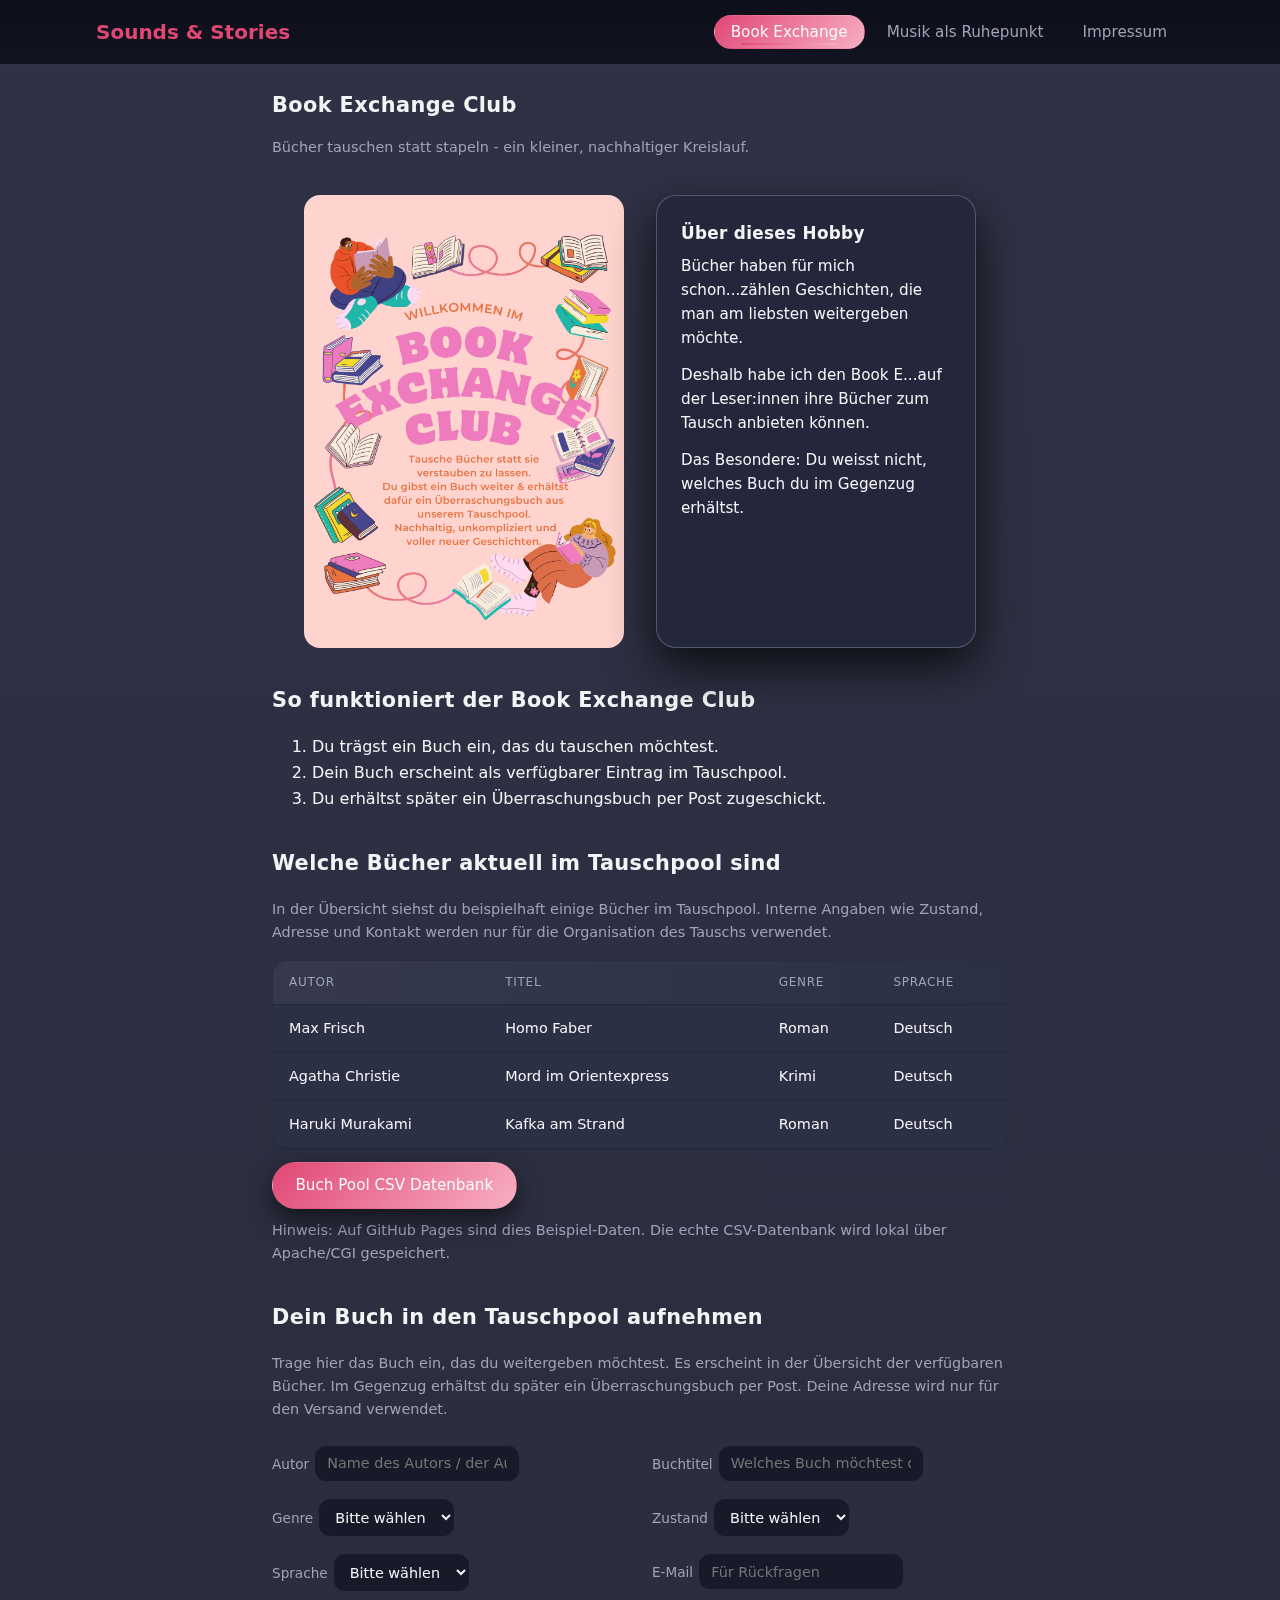
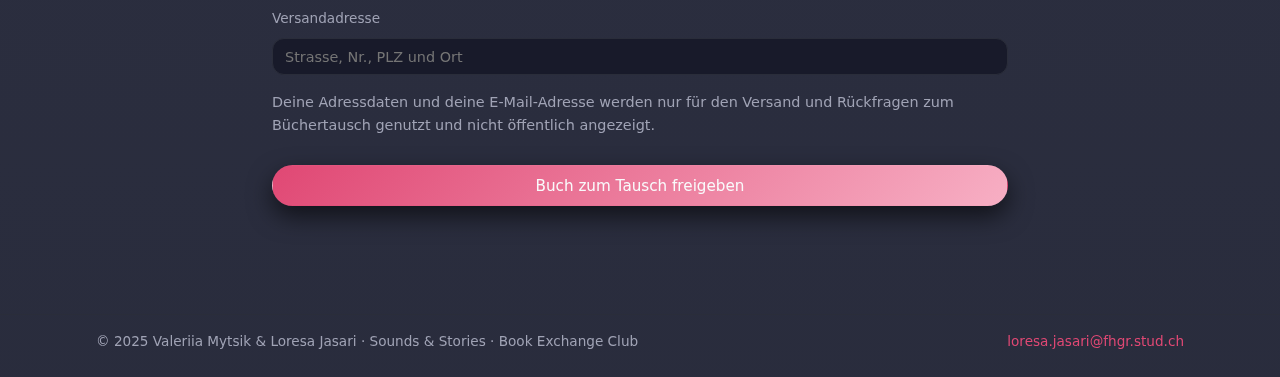
<file: book-exchange.html>
<!DOCTYPE html>
<html lang="de">
  <head>
    <meta charset="UTF-8">
    <meta name="viewport" content="width=device-width, initial-scale=1.0">
    <meta name="author" content="Loresa Jasari">
    <title>Book Exchange Club</title>
    <link rel="stylesheet" href="css/style.css">
  </head>

  <body>
    <header class="site-header">
      <div class="header-inner">
        <div class="brand">
          <a href="index.html" class="brand-title">Sounds &amp; Stories</a>
        </div>

        <nav class="site-nav" aria-label="Hauptnavigation">
          <a class="nav-link nav-link--active" href="book-exchange.html">Book Exchange</a>
          <a class="nav-link" href="musik.html">Musik als Ruhepunkt</a>
          <a class="nav-link" href="impressum.html">Impressum</a>
        </nav>
      </div>
    </header>

    <main class="page">
      <div id="saved" class="alert alert--success">Gespeichert ✅</div>
      <div id="error" class="alert alert--error">Fehler: Bitte prüfe deine Eingaben und versuche es erneut.</div>

      <section class="section">
        <h1 id="be-title" class="section-title">Book Exchange Club</h1>
        <p class="section-subtitle"> Bücher tauschen statt stapeln - ein kleiner, nachhaltiger Kreislauf. </p>
      </section>

      <section class="section section--intro">
        <div class="intro-layout">
          <div class="intro-image">
            <img src="img/Book_Exchange_Club.png" alt="Book Exchange Club Poster">
          </div>

          <article class="intro-text card">
            <h2 class="card-title">Über dieses Hobby</h2>
            <p class="card-text"> Bücher haben für mich schon...zählen Geschichten, die man am liebsten weitergeben möchte. </p>
            <p class="card-text"> Deshalb habe ich den Book E...auf der Leser:innen ihre Bücher zum Tausch anbieten können. </p>
            <p class="card-text"> Das Besondere: Du weisst nicht, welches Buch du im Gegenzug erhältst. </p>
          </article>
        </div>
      </section>

      <section class="section">
        <h2 class="section-title">So funktioniert der Book Exchange Club</h2>
        <ol class="steps">
          <li>Du trägst ein Buch ein, das du tauschen möchtest.</li>
          <li>Dein Buch erscheint als verfügbarer Eintrag im Tauschpool.</li>
          <li>Du erhältst später ein Überraschungsbuch per Post zugeschickt.</li>
        </ol>
      </section>

      <section class="section">
        <h2 class="section-title">Welche Bücher aktuell im Tauschpool sind</h2>
        <p class="section-subtitle">
          In der Übersicht siehst du beispielhaft einige Bücher im Tauschpool. Interne Angaben wie Zustand, Adresse und
          Kontakt werden nur für die Organisation des Tauschs verwendet.
        </p>

        <div class="table-wrapper">
          <table>
            <thead>
              <tr>
                <th>Autor</th>
                <th>Titel</th>
                <th>Genre</th>
                <th>Sprache</th>
              </tr>
            </thead>
            <tbody>
              <tr>
                <td>Max Frisch</td>
                <td>Homo Faber</td>
                <td>Roman</td>
                <td>Deutsch</td>
              </tr>
              <tr>
                <td>Agatha Christie</td>
                <td>Mord im Orientexpress</td>
                <td>Krimi</td>
                <td>Deutsch</td>
              </tr>
              <tr>
                <td>Haruki Murakami</td>
                <td>Kafka am Strand</td>
                <td>Roman</td>
                <td>Deutsch</td>
              </tr>
            </tbody>
          </table>
        </div>

        <div class="hero-actions" style="margin-top: 12px;">
          <a class="btn btn-primary" href="book-exchange-db.html" target="_blank" rel="noopener">Buch Pool CSV Datenbank</a>
        </div>
        <p class="section-subtitle" style="margin-top: 10px;">
          Hinweis: Auf GitHub Pages sind dies Beispiel-Daten. Die echte CSV-Datenbank wird lokal über Apache/CGI gespeichert.
        </p>
      </section>

      <!-- Formular -->
      <section class="section">
        <h2 id="be-form-title" class="section-title">Dein Buch in den Tauschpool aufnehmen</h2>
        <p class="section-subtitle">
          Trage hier das Buch ein, das du weitergeben möchtest. Es erscheint in der Übersicht der verfügbaren Bücher. Im
          Gegenzug erhältst du später ein Überraschungsbuch per Post. Deine Adresse wird nur für den Versand verwendet.
        </p>

        <form class="form" action="/cgi-bin/book-exchange.sh" method="post">
          <div class="form-row form-row--2">
            <div>
              <label for="author">Autor</label>
              <input
                type="text"
                id="author"
                name="author"
                required placeholder="Name des Autors / der Autorin">
            </div>
            <div>
              <label for="book-title">Buchtitel</label>
              <input
                type="text"
                id="book-title"
                name="book_title"
                required placeholder="Welches Buch möchtest du eintauschen?">
            </div>
          </div>

          <div class="form-row form-row--2">
            <div>
              <label for="genre">Genre</label>
              <select id="genre" name="genre" required>
                <option value="" selected disabled>Bitte wählen</option>
                <option value="Roman">Roman</option>
                <option value="Krimi">Krimi</option>
                <option value="Fantasy">Fantasy</option>
                <option value="Sachbuch">Sachbuch</option>
                <option value="Biografie">Biografie</option>
                <option value="Jugendbuch">Jugendbuch</option>
                <option value="Sonstiges">Sonstiges</option>
              </select>
            </div>

            <div>
              <label for="condition">Zustand</label>
              <select id="condition" name="condition" required>
                <option value="" selected disabled>Bitte wählen</option>
                <option value="Neu">Neu</option>
                <option value="Sehr gut">Sehr gut</option>
                <option value="Gut">Gut</option>
                <option value="Gebraucht">Gebraucht</option>
              </select>
            </div>
          </div>

          <div class="form-row form-row--2">
            <div>
              <label for="language">Sprache</label>
              <select id="language" name="language" required>
                <option value="" selected disabled>Bitte wählen</option>
                <option value="Deutsch">Deutsch</option>
                <option value="Englisch">Englisch</option>
                <option value="Französisch">Französisch</option>
                <option value="Italienisch">Italienisch</option>
                <option value="Sonstiges">Sonstiges</option>
              </select>
            </div>

            <div>
              <label for="contact">E-Mail</label>
              <input type="email" id="contact" name="contact" required placeholder="Für Rückfragen">
            </div>
          </div>

          <div class="form-row">
            <label for="shipping">Versandadresse</label>
            <input type="text" id="shipping" name="shipping" required placeholder="Strasse, Nr., PLZ und Ort">
          </div>

          <p class="section-subtitle">
            Deine Adressdaten und deine E-Mail-Adresse werden nur für den Versand und Rückfragen zum Büchertausch genutzt und nicht öffentlich angezeigt.
          </p>

          <button type="submit" class="btn btn-primary"> Buch zum Tausch freigeben </button>
        </form>
      </section>
    </main>

    <footer class="site-footer">
      <div class="footer-inner">
        <div> &copy; 2025 Valeriia Mytsik &amp; Loresa Jasari · Sounds &amp; Stories · Book Exchange Club </div>
        <a href="mailto:loresa.jasari@fhgr.stud.ch">loresa.jasari@fhgr.stud.ch</a>
      </div>
    </footer>
  </body>
</html>
</file>
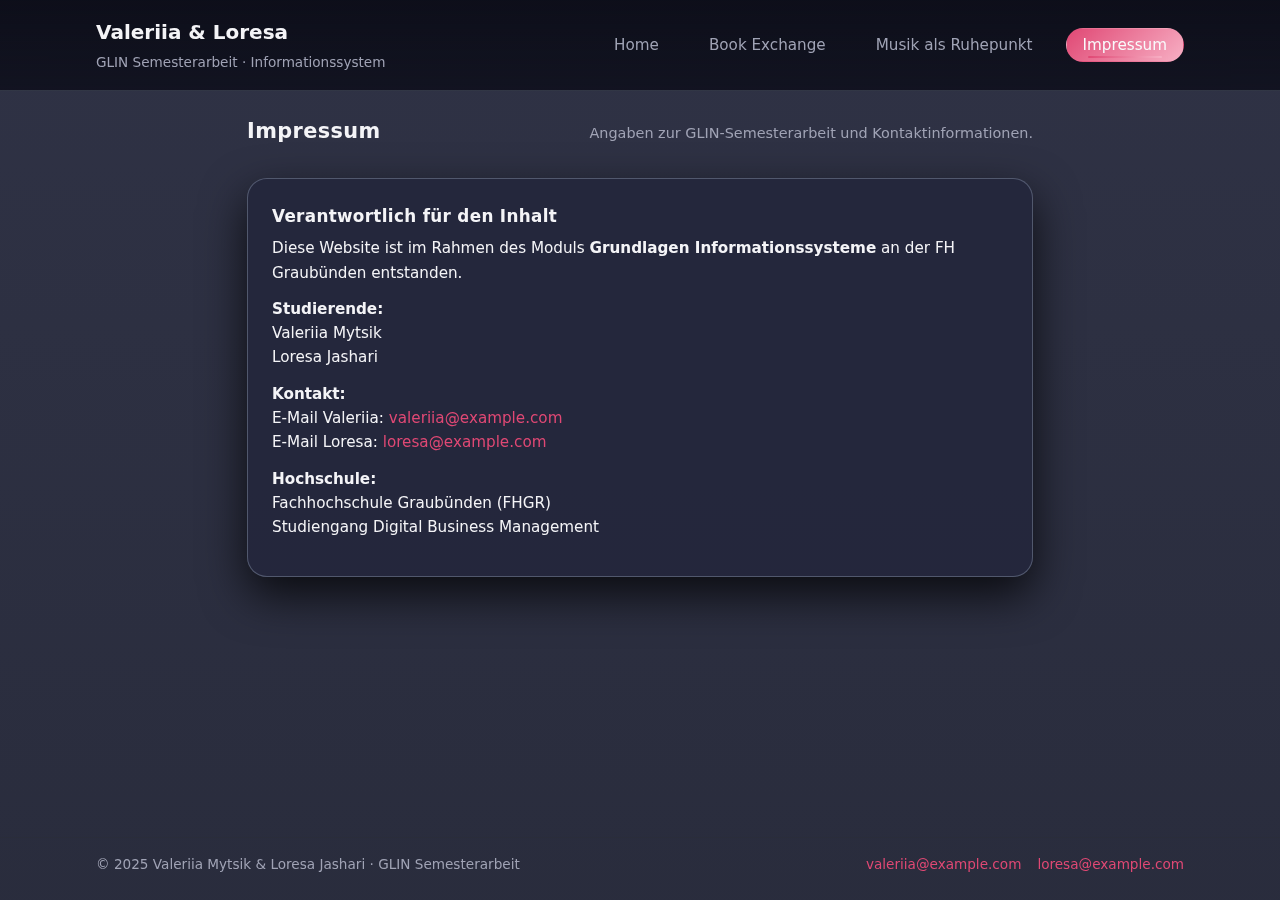
<file: impressum.html>
<!DOCTYPE html>
<html lang="de">
  <head>
    <meta charset="UTF-8" />
    <meta
      name="viewport"
      content="width=device-width, initial-scale=1.0"
    />
    <meta
      name="author"
      content="Valeriia Mytsik &amp; Loresa Jashari"
    />
    <meta
      name="description"
      content="Impressum zum gemeinsamen Webauftritt von Valeriia und Loresa."
    />
    <meta
      name="keywords"
      content="Impressum, Kontakt, GLIN, Semesterarbeit"
    />
    <title>Impressum – Valeriia &amp; Loresa</title>
    <link rel="stylesheet" href="css/style.css" />
  </head>
  <body>
    <header class="site-header">
      <div class="header-inner">
        <div class="brand">
          <div class="brand-title">Valeriia &amp; Loresa</div>
          <div class="brand-subtitle">
            GLIN Semesterarbeit · Informationssystem
          </div>
        </div>
        <nav class="nav" aria-label="Hauptnavigation">
          <ul class="nav-list">
            <li>
              <a href="index.html" class="nav-link">Home</a>
            </li>
            <li>
              <a href="book-exchange.html" class="nav-link">Book Exchange</a>
            </li>
            <li>
              <a href="musik.html" class="nav-link">Musik als Ruhepunkt</a>
            </li>
            <li>
              <a href="impressum.html" class="nav-link nav-link--active"
                >Impressum</a
              >
            </li>
          </ul>
        </nav>
      </div>
    </header>

    <main class="page">
      <section class="section" aria-labelledby="imp-title">
        <div class="section-header">
          <h1 id="imp-title" class="section-title">Impressum</h1>
          <p class="section-subtitle">
            Angaben zur GLIN-Semesterarbeit und Kontaktinformationen.
          </p>
        </div>

        <article class="card">
          <h2 class="card-title">Verantwortlich für den Inhalt</h2>
          <p class="card-text">
            Diese Website ist im Rahmen des Moduls <strong>Grundlagen
            Informationssysteme</strong> an der FH Graubünden entstanden.
          </p>
          <p class="card-text">
            <strong>Studierende:</strong><br />
            Valeriia Mytsik<br />
            Loresa Jashari
          </p>
          <p class="card-text">
            <strong>Kontakt:</strong><br />
            E-Mail Valeriia:
            <a href="mailto:valeriia@example.com">valeriia@example.com</a
            ><br />
            E-Mail Loresa:
            <a href="mailto:loresa@example.com">loresa@example.com</a>
          </p>
          <p class="card-text">
            <strong>Hochschule:</strong><br />
            Fachhochschule Graubünden (FHGR)<br />
            Studiengang Digital Business Management
          </p>
        </article>
      </section>
    </main>

    <footer class="site-footer">
      <div class="footer-inner">
        <div>
          &copy; 2025 Valeriia Mytsik &amp; Loresa Jashari · GLIN
          Semesterarbeit
        </div>
        <div class="footer-links">
          <a href="mailto:valeriia@example.com">valeriia@example.com</a>
          <a href="mailto:loresa@example.com">loresa@example.com</a>
        </div>
      </div>
    </footer>
  </body>
</html>
</file>
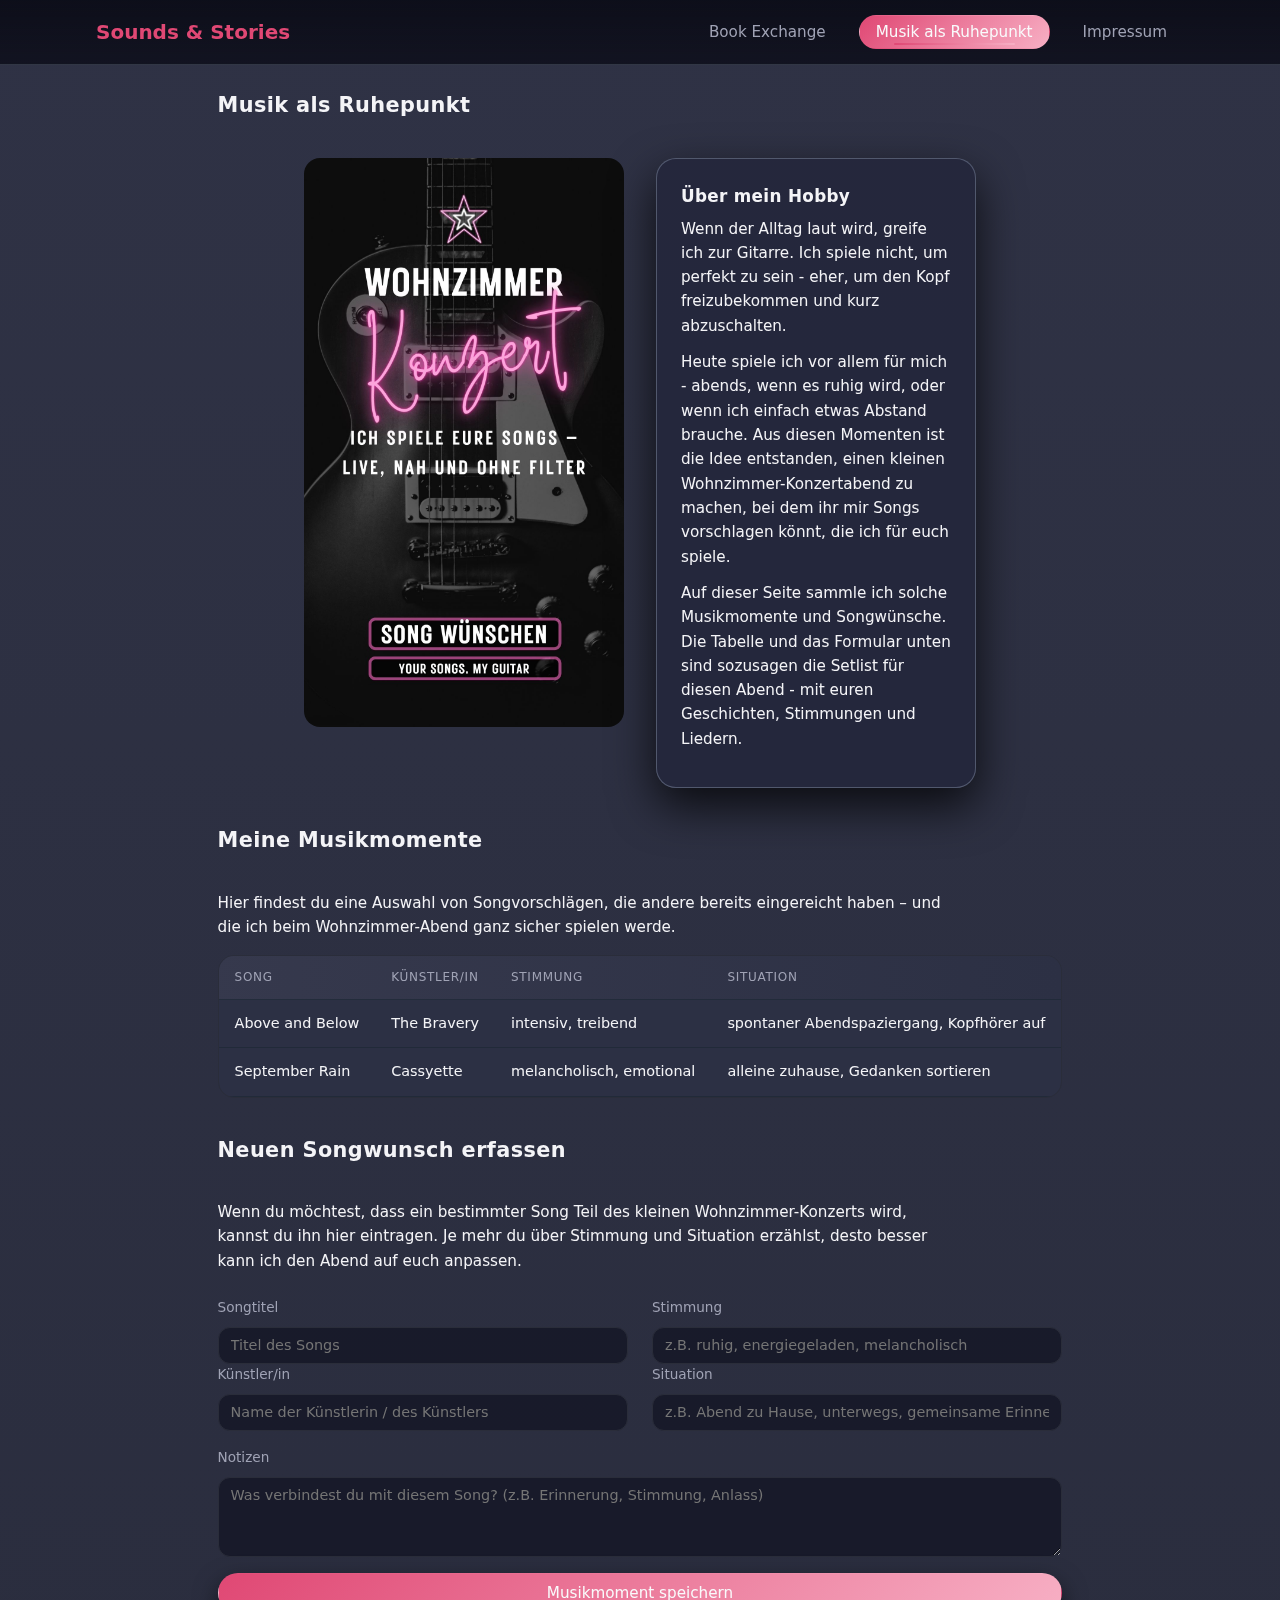
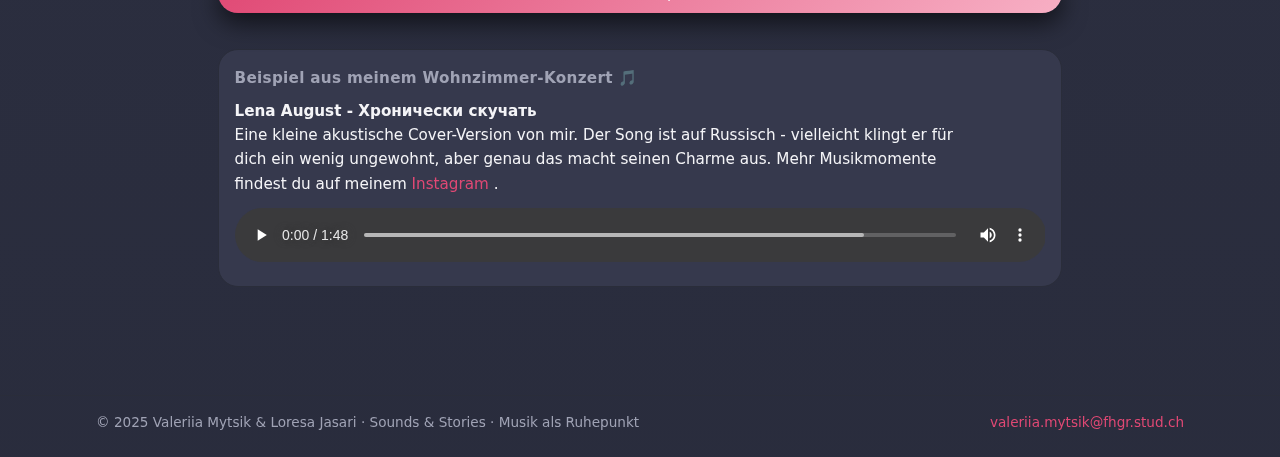
<file: musik.html>
<!DOCTYPE html>
<html lang="de">
  <head>
    <meta charset="UTF-8">
    <meta name="viewport" content="width=device-width, initial-scale=1.0">
    <meta name="author" content="Valeriia Mytsik">
    <title>Musik als Ruhepunkt</title>
    <link rel="stylesheet" href="css/style.css">
  </head>
  <body>
    <header class="site-header">
      <div class="header-inner">
        <div class="brand">
        <a href="index.html" class="brand-title">Sounds &amp; Stories</a>
        </div>
        <nav class="nav" aria-label="Hauptnavigation">
          <ul class="nav-list">
            <li><a href="book-exchange.html" class="nav-link">Book Exchange</a></li>
            <li><a href="musik.html" class="nav-link nav-link--active">Musik als Ruhepunkt</a></li>
            <li><a href="impressum.html" class="nav-link">Impressum</a></li>
          </ul>
        </nav>
      </div>
    </header>

    <main class="page">
     <section class="section" aria-labelledby="musik-title">
  <h1 id="musik-title" class="section-title">Musik als Ruhepunkt</h1>
</section>

<section class="section section--intro">
  <div class="intro-layout">

    <div class="intro-image">
      <img src="img/Musik als Ruhepunkt.jpg" alt="Musik als Ruhepunkt">
    </div>

    <article class="intro-text card">
      <h2 class="card-title">Über mein Hobby</h2>

      <p class="card-text">
        Wenn der Alltag laut wird, greife ich zur Gitarre. Ich spiele nicht, um perfekt zu sein - eher, um den Kopf freizubekommen und kurz abzuschalten.
      </p>
      <p class="card-text">
        Heute spiele ich vor allem für mich - abends, wenn es ruhig wird, oder wenn ich einfach etwas Abstand brauche. Aus diesen Momenten ist die Idee entstanden, einen kleinen Wohnzimmer-Konzertabend zu machen, bei dem ihr mir Songs vorschlagen könnt, die ich für euch spiele.
      </p>
      <p class="card-text">
        Auf dieser Seite sammle ich solche Musikmomente und Songwünsche. Die Tabelle und das Formular unten sind sozusagen die Setlist für diesen Abend - mit euren Geschichten, Stimmungen und Liedern.
      </p>
    </article>

  </div>
</section>

      <section class="section" aria-labelledby="musik-table-title">
        <div class="section-header">
          <h2 id="musik-table-title" class="section-title">Meine Musikmomente</h2>
        </div>

        <p class="card-text">
           Hier findest du eine Auswahl von Songvorschlägen, die andere bereits eingereicht 
           haben – und die ich beim Wohnzimmer-Abend ganz sicher spielen werde.
        </p>

        <div class="table-wrapper">
          <table>
             <thead>
              <tr>
                <th>Song</th>
                <th>Künstler/in</th>
                <th>Stimmung</th>
                <th>Situation</th>
              </tr>
    </thead>

    <tbody>
  <tr>
    <td>Above and Below</td>
    <td>The Bravery</td>
    <td>intensiv, treibend</td>
    <td>spontaner Abendspaziergang, Kopfhörer auf</td>
  </tr>
  <tr>
    <td>September Rain</td>
    <td>Cassyette</td>
    <td>melancholisch, emotional</td>
    <td>alleine zuhause, Gedanken sortieren</td>
  </tr>
</tbody>

  </table>
</div>
      </section>

      <section class="section" aria-labelledby="musik-form-title">
        <div class="section-header">
          <h2 id="musik-form-title" class="section-title">Neuen Songwunsch erfassen</h2>
        </div>

        <p class="card-text">
          Wenn du möchtest, dass ein bestimmter Song Teil des kleinen
          Wohnzimmer-Konzerts wird, kannst du ihn hier eintragen. Je mehr du
          über Stimmung und Situation erzählst, desto besser kann ich den
          Abend auf euch anpassen.
        </p>

        <form class="form" method="post" accept-charset="UTF-8" action="cgi-bin/musik-momente.sh">
  <div class="grid-2 form-columns">
    <div class="form-column">
      <div class="form-row">
        <label for="song">Songtitel</label>
        <input
          type="text"
          id="song"
          name="song"
          required
          placeholder="Titel des Songs">
      </div>

      <div class="form-row">
        <label for="artist">Künstler/in</label>
        <input
          type="text"
          id="artist"
          name="artist"
          required
          placeholder="Name der Künstlerin / des Künstlers">
      </div>
    </div>

    <div class="form-column">
      <div class="form-row">
        <label for="mood">Stimmung</label>
        <input
          type="text"
          id="mood"
          name="mood"
          placeholder="z.B. ruhig, energiegeladen, melancholisch">
      </div>

      <div class="form-row">
        <label for="situation">Situation</label>
        <input
          type="text"
          id="situation"
          name="situation"
          placeholder="z.B. Abend zu Hause, unterwegs, gemeinsame Erinnerung">
      </div>
    </div>
  </div>

  <div class="form-row">
    <label for="notes">Notizen</label>
    <textarea
      id="notes"
      name="notes"
      placeholder="Was verbindest du mit diesem Song? (z.B. Erinnerung, Stimmung, Anlass)"></textarea>
  </div>

  <div class="form-row">
    <button type="submit" class="btn btn-primary">
      Musikmoment speichern
    </button>
  </div>
</form>

      </section>

      <section class="section" aria-labelledby="media-title">
        <div class="media-card">
  <h3 class="media-card-header">Beispiel aus meinem Wohnzimmer-Konzert 🎵</h3>

  <p class="card-text">
    <strong>Lena August - Хронически скучать</strong><br>
   Eine kleine akustische Cover-Version von mir.  
    Der Song ist auf Russisch - vielleicht klingt er für dich ein wenig ungewohnt,
    aber genau das macht seinen Charme aus.  
    Mehr Musikmomente findest du auf meinem 
    <a href="https://www.instagram.com/valeriia.mytsik/" target="_blank" rel="noopener noreferrer">
      Instagram
    </a>.
  </p>

  <audio controls>
    <source src="media/song-valeriia.mp3" type="audio/mpeg">
    Dein Browser unterstützt das Audio-Element nicht.
  </audio>
</div>

      </section>
    </main>

    <footer class="site-footer">
      <div class="footer-inner">
        <div>
          &copy; 2025 Valeriia Mytsik &amp; Loresa Jasari · Sounds &amp; Stories · Musik als Ruhepunkt
        </div>
        <div class="footer-links">
          <a href="mailto:valeriia.mytsik@fhgr.stud.ch">valeriia.mytsik@fhgr.stud.ch</a>
        </div>
      </div>
    </footer>
  </body>
</html>
</file>
<file: css/style.css>
/* Projekt: Sounds & Stories – GLIN Semesterarbeit.
  Cross-Browser geprüft am 05.12.2025: Chrome (Windows), Edge (Windows), Firefox (Windows), Safari (iOS). 
  Verwendete CSS-Eigenschaften sind laut MDN in allen modernen Browsern unterstützt.
*/

:root {color-scheme: dark;

  --color-bg: #262938;
  --color-surface: #36394d;
  --color-surface-alt: #2c3044;
  --color-primary: #e04874;
  --color-secondary: #f7afc4;
  --color-text: #f4f4f7;
  --color-text-muted: #a0a3b5;
  --color-border: #2a2d3a;

  --font-sans: system-ui, -apple-system, BlinkMacSystemFont, "Segoe UI", sans-serif;

  --space-xs: 0.25rem;
  --space-sm: 0.5rem;
  --space-md: 1rem;
  --space-lg: 1.5rem;
  --space-xl: 2.25rem;

  --transition-fast: 0.15s ease-out;
  --transition-normal: 0.25s ease-out;
}

*, *::before, *::after {box-sizing: border-box;}

html {scroll-behavior: smooth;
  -webkit-text-size-adjust: 100%; 
  text-size-adjust: 100%;}
{scroll-behavior: smooth;}

body {margin: 0;
  min-height: 100vh;
  font-family: var(--font-sans);
  color: var(--color-text);
  line-height: 1.6;
  display: flex;
  flex-direction: column;
  background: linear-gradient(180deg, #2f3245 0%, #262938 100%);
  background-size: 160% 160%;
  animation: bg-move 22s ease-in-out infinite alternate;
  -webkit-text-size-adjust: 100%;
}

@keyframes bg-move {0% { background-position: 0% 0%; }
  50% { background-position: 40% 30%; }
  100% { background-position: 100% 60%; }
}

h1, h2, h3, h4 {font-family: var(--font-sans);
  letter-spacing: 0.02em;
  margin-top: 0;
}

p {margin: 0 0 0.75rem;}

img {max-width: 100%;
  height: auto;
  display: block;
}

a {color: var(--color-primary);
  text-decoration: none;
  transition: color var(--transition-fast), opacity var(--transition-fast);
}

a:hover, a:focus-visible {color: var(--color-secondary);
  opacity: 0.95;
}

button, input, select, textarea {font-family: inherit;}

a:focus-visible, button:focus-visible {outline: 2px solid var(--color-secondary);
  outline-offset: 3px;
}

/* Layout: Seite, Header, Footer */
.page {max-width: 1120px;
  margin: 0 auto;
  padding: var(--space-lg) var(--space-md) var(--space-xl);
  flex: 1;
}

.site-header {position: sticky;
  top: 0;
  z-index: 20;
  backdrop-filter: blur(20px) saturate(130%);
  background: linear-gradient(to bottom, rgba(12, 13, 24, 0.96), rgba(12, 13, 24, 0.82));
  border-bottom: 1px solid rgba(148, 163, 184, 0.28);
}

.header-inner,
.footer-inner {max-width: 1120px;
  margin: 0 auto;
  padding: 0 var(--space-md) var(--space-lg);
  display: flex;
  flex-wrap: wrap;
  justify-content: space-between;
  gap: var(--space-md);
}

.header-inner {padding-top: var(--space-md);
  padding-bottom: var(--space-md);
  align-items: center;
}

.brand {display: flex;
  flex-direction: column;
  gap: var(--space-xs);
}

.brand-title {font-size: 1.25rem;
  font-weight: 600;
  text-decoration: none;
}

.brand-title:hover {opacity: 0.85;
}

.brand-subtitle {font-size: 0.85rem;
  color: var(--color-text-muted);
}

.nav-list {list-style: none;
  display: flex;
  gap: var(--space-md);
  margin: 0;
  padding: 0;
}

.nav-link {position: relative;
  font-size: 0.95rem;
  padding: 0.45rem 1rem;
  border-radius: 999px;
  color: var(--color-text-muted);
  border: 1px solid transparent;
  transition:
    background-color var(--transition-normal),
    color var(--transition-fast),
    border-color var(--transition-fast),
    transform 0.1s ease-out;
}

.nav-link::after {content: "";
  position: absolute;
  left: 18%;
  right: 18%;
  bottom: 3px;
  height: 2px;
  border-radius: 999px;
  background: linear-gradient(90deg, var(--color-primary), var(--color-secondary));
  transform: scaleX(0);
  transform-origin: center;
  transition: transform var(--transition-normal);
}

.nav-link:hover, .nav-link:focus-visible {color: var(--color-text);
  border-color: var(--color-border);
  background-color: rgba(31, 33, 50, 0.9);
  transform: translateY(-1px);
}

.nav-link:hover::after, .nav-link:focus-visible::after {transform: scaleX(1);}

.nav-link--active {color: #f9fafb;
  background: linear-gradient(135deg, var(--color-primary), var(--color-secondary));
  border-color: transparent;
}

.nav-link--active::after {transform: scaleX(1);}

.hero {display: grid;
  grid-template-columns: minmax(0, 2fr) minmax(0, 1.4fr);
  gap: var(--space-xl);
  align-items: center;
  margin: var(--space-xl) 0;
}

.hero--single {grid-template-columns: minmax(0, 1fr);}

.hero-text-eyebrow {font-size: 0.8rem;
  letter-spacing: 0.12em;
  text-transform: uppercase;
  color: var(--color-secondary);
}

.hero-title {font-size: clamp(2.1rem, 3vw, 2.7rem);
  margin: 0.4rem 0 0.6rem;
}

.hero-highlight {background: linear-gradient(120deg, var(--color-primary), var(--color-secondary));
  -webkit-background-clip: text;
  background-clip: text;
  color: transparent;
}

.hero-subtitle {font-size: 0.98rem;
  color: var(--color-text-muted);
  max-width: 48rem;
}

.hero-meta {display: flex;
  flex-wrap: wrap;
  gap: var(--space-sm);
  margin-top: var(--space-md);
}

.chip {font-size: 0.78rem;
  border-radius: 999px;
  border: 1px solid rgba(148, 163, 184, 0.4);
  padding: 0.3rem 0.8rem;
  color: var(--color-text-muted);
  background: radial-gradient(circle at top left, #3a3e55, #262838);
  box-shadow: 0 10px 25px rgba(0, 0, 0, 0.55);
}

.hero-actions {display: flex;
  flex-wrap: wrap;
  gap: var(--space-md);
  margin-top: var(--space-lg);
}

/* Buttons */
.btn {display: inline-flex;
  align-items: center;
  justify-content: center;
  gap: var(--space-xs);
  padding: 0.65rem 1.4rem;
  border-radius: 999px;
  border: 1px solid transparent;
  font-size: 0.95rem;
  font-weight: 500;
  cursor: pointer;
  background: transparent;
  color: var(--color-text);
  transition:
    background-color var(--transition-normal),
    border-color var(--transition-fast),
    color var(--transition-fast),
    transform 0.1s ease-out,
    box-shadow 0.1s ease-out;
}

.btn-primary {position: relative;
  overflow: hidden;
  background: linear-gradient(135deg, var(--color-primary), var(--color-secondary));
  color: #f9fafb;
  box-shadow: 0 10px 24px rgba(0, 0, 0, 0.6);
}

.btn-primary::after {content: "";
  position: absolute;
  top: 0;
  left: -40%;
  width: 40%;
  height: 100%;
  background: linear-gradient(120deg, rgba(255, 255, 255, 0.22), transparent);
  transform: skewX(-20deg);
  opacity: 0;
  transition: opacity 0.2s ease-out, transform 0.35s ease-out;
}

.btn-primary:hover::after, .btn-primary:focus-visible::after {opacity: 1;
  transform: translateX(220%) skewX(-20deg);
}

.btn-primary:hover, .btn-primary:focus-visible {transform: translateY(-1px);
  box-shadow: 0 16px 36px rgba(0, 0, 0, 0.8);
  color: var(--color-surface);
}

.btn-ghost {border-color: var(--color-border);
  color: var(--color-text-muted);
  background-color: rgba(27, 29, 46, 0.8);
}

.btn-ghost:hover, .btn-ghost:focus-visible {background-color: rgba(27, 29, 46, 1);
  color: var(--color-text);
}

.hero-portrait-card {background: radial-gradient(circle at top, #3a3d56, #212336);
  border-radius: 1.5rem;
  padding: var(--space-lg);
  border: 1px solid rgba(148, 163, 184, 0.4);
  display: flex;
  flex-direction: column;
  gap: var(--space-md);
  box-shadow: 0 24px 60px rgba(0, 0, 0, 0.75);
}

.hero-portrait {border-radius: 1.25rem;
  overflow: hidden;
  border: 2px solid rgba(248, 113, 170, 0.4);
}

.section {margin-bottom: var(--space-xl);
}

.section-header {display: flex;
  justify-content: space-between;
  align-items: baseline;
  gap: var(--space-md);
  margin-bottom: var(--space-md);
}

.section-title {font-size: 1.3rem;
}

.section-subtitle {font-size: 0.9rem;
  color: var(--color-text-muted);
  max-width: 32rem;
}

.section p {max-width: 46rem;}

.section-kicker {display: inline-block;
  margin-right: 0.5rem;
  padding: 0.12rem 0.55rem;
  font-size: 0.7rem;
  letter-spacing: 0.12em;
  text-transform: uppercase;
  border-radius: 999px;
  border: 1px solid rgba(148, 163, 184, 0.5);
  color: var(--color-text-muted);
}

.grid-2, .grid-3 {display: grid;
  gap: var(--space-lg);
}

.grid-2 {grid-template-columns: repeat(2, minmax(0, 1fr));}

.grid-3 {grid-template-columns: repeat(3, minmax(0, 1fr));}

.card {position: relative;
  background-color: rgba(36, 39, 60, 0.96);
  border-radius: 1.25rem;
  padding: var(--space-lg);
  border: 1px solid rgba(148, 163, 184, 0.4);
  box-shadow: 0 18px 45px rgba(0, 0, 0, 0.75);
  overflow: hidden;
  transition:
    transform 0.15s ease-out,
    box-shadow 0.15s ease-out,
    border-color 0.15s ease-out;
}

.card::before {content: "";
  position: absolute;
  inset: -1px;
  border-radius: inherit;
  background: conic-gradient(from 180deg,
    rgba(224, 72, 116, 0.65),
    rgba(247, 175, 196, 0.35),
    transparent,
    transparent,
    rgba(224, 72, 116, 0.7)
  );
  opacity: 0;
  transition: opacity 0.2s ease-out;
  z-index: -1;
}

.card:hover {transform: translateY(-3px);
  box-shadow: 0 24px 60px rgba(0, 0, 0, 0.9);
  border-color: transparent;
}

.card:hover::before {opacity: 1;
}

.card-title {font-size: 1.05rem;
  margin-bottom: 0.4rem;
}

.card-meta {font-size: 0.8rem;
  color: var(--color-text-muted);
  margin-bottom: var(--space-sm);
}

.card-text {font-size: 0.95rem;}

.link-list {list-style: none;
  padding: 0;
  margin: 0;
  display: grid;
  gap: var(--space-sm);
}

.table-wrapper {margin-top: var(--space-md);
  overflow-x: auto;
  border-radius: 1rem;
  border: 1px solid var(--color-border);
  background-color: var(--color-surface-alt);
}

table {width: 100%;
  border-collapse: collapse;
  font-size: 0.9rem;
}

thead {background: linear-gradient(to right, rgba(54, 57, 77, 0.98), rgba(44, 48, 68, 0.98));}

th,
td {padding: 0.75rem 1rem;
  text-align: left;
  border-bottom: 1px solid rgba(31, 41, 55, 0.8);
}

th {font-weight: 500;
  color: var(--color-text-muted);
  text-transform: uppercase;
  letter-spacing: 0.06em;
  font-size: 0.75rem;
}

tbody tr:hover {background-color: rgba(32, 35, 54, 0.95);}

/* Formulare */
.form {margin-top: var(--space-lg);
  display: grid;
  gap: var(--space-md);
}

.form-row {display: grid;
  gap: var(--space-sm);
}

.form-row--2 {grid-template-columns: repeat(2, minmax(0, 1fr));
  gap: var(--space-lg);
}

label {font-size: 0.85rem;
  font-weight: 500;
  color: var(--color-text-muted);
}

input[type="text"], input[type="email"], input[type="date"], input[type="number"], select,
textarea {padding: 0.6rem 0.75rem;
  border-radius: 0.75rem;
  border: 1px solid var(--color-border);
  background-color: rgba(24, 26, 42, 0.96);
  color: var(--color-text);
  font-size: 0.9rem;
  outline: none;
  transition:
    border-color 0.15s ease, box-shadow 0.15s ease, background-color 0.15s ease;
}

input:focus-visible, select:focus-visible, textarea:focus-visible {
  border-color: var(--color-primary);
  box-shadow: 0 0 0 1px rgba(224, 72, 116, 0.7);
  background-color: #1a1c2d;
}

textarea {min-height: 5rem;
  resize: vertical;
}

.media-card {border-radius: 1.25rem;
  background-color: var(--color-surface);
  border: 1px solid var(--color-border);
  padding: var(--space-md);
}

.media-card-header {margin-bottom: var(--space-sm);
  font-size: 0.95rem;
  color: var(--color-text-muted);
}

.media-card video, .media-card audio {width: 100%;
  outline: none;
}

.site-footer {border-top: 1px solid var(--color-border);
  margin-top: var(--space-xl);
  padding-top: var(--space-md);
}

.footer-inner {font-size: 0.85rem;
  color: var(--color-text-muted);
}

.footer-links {display: flex;
  flex-wrap: wrap;
  gap: var(--space-md);
}

.section--intro {margin-top: 1.5rem;}

.intro-layout {display: flex;
  gap: 2rem;
  justify-content: center;
}

.intro-image, .intro-text {width: 320px;}

.intro-image img {width: 100%;
  border-radius: 16px;
  display: block;
}

.intro-text.card {padding: 1.5rem;}

@media (max-width: 900px) {.header-inner {flex-direction: column;
    align-items: flex-start;
    gap: var(--space-sm);
  }

  .site-header {padding-inline: var(--space-md);
  }

  .nav-list {flex-wrap: wrap;
    gap: var(--space-xs);
    padding: 0;
    margin: 0;
  }

  .site-header .nav {width: 100%;}

  .site-header .nav-list li {margin: 0;}

  .nav-link {display: inline-block;
    padding: 0.35rem 0.75rem;
    font-size: 0.85rem;
  }

  .hero {grid-template-columns: minmax(0, 1fr);}

  .grid-2, .grid-3 {grid-template-columns: minmax(0, 1fr);}

  .card {padding: var(--space-md);}

  .section {margin-bottom: var(--space-lg);}

  .page {padding-top: var(--space-lg);}

  .profile-photo {margin-top: var(--space-md);
    border-radius: 0.9rem;
    overflow: hidden;
    border: 1px solid rgba(148, 163, 184, 0.45);
    background: radial-gradient(circle at top, #464b68, #2b2e44);
    min-height: 160px;
    display: flex;
    align-items: center;
    justify-content: center;
  }

  .profile-photo img {width: 100%;
    height: 100%;
    object-fit: cover;
    display: block;
  }

  .profile-img {width: 100%;
    height: 360px;
    object-fit: cover;
    border-radius: 1rem;
    display: block;
    filter: grayscale(10%);
  }

  .intro-layout {flex-direction: column;
    align-items: center;
  }

  .intro-image, .intro-text {width: 100%;
    max-width: 360px;}
}

.alert { display: none; padding: 10px 12px; border-radius: 10px; margin-top: 10px; }
.alert--success { border: 1px solid #2e7d32; }
.alert--error { border: 1px solid #c62828; }
#saved:target, #error:target { display: block; }

.embed-frame { margin-top: 12px; }
.embed-frame iframe {
  width: 100%;
  min-height: 360px;
  border: 0;
  border-radius: 12px;
}
</file>
